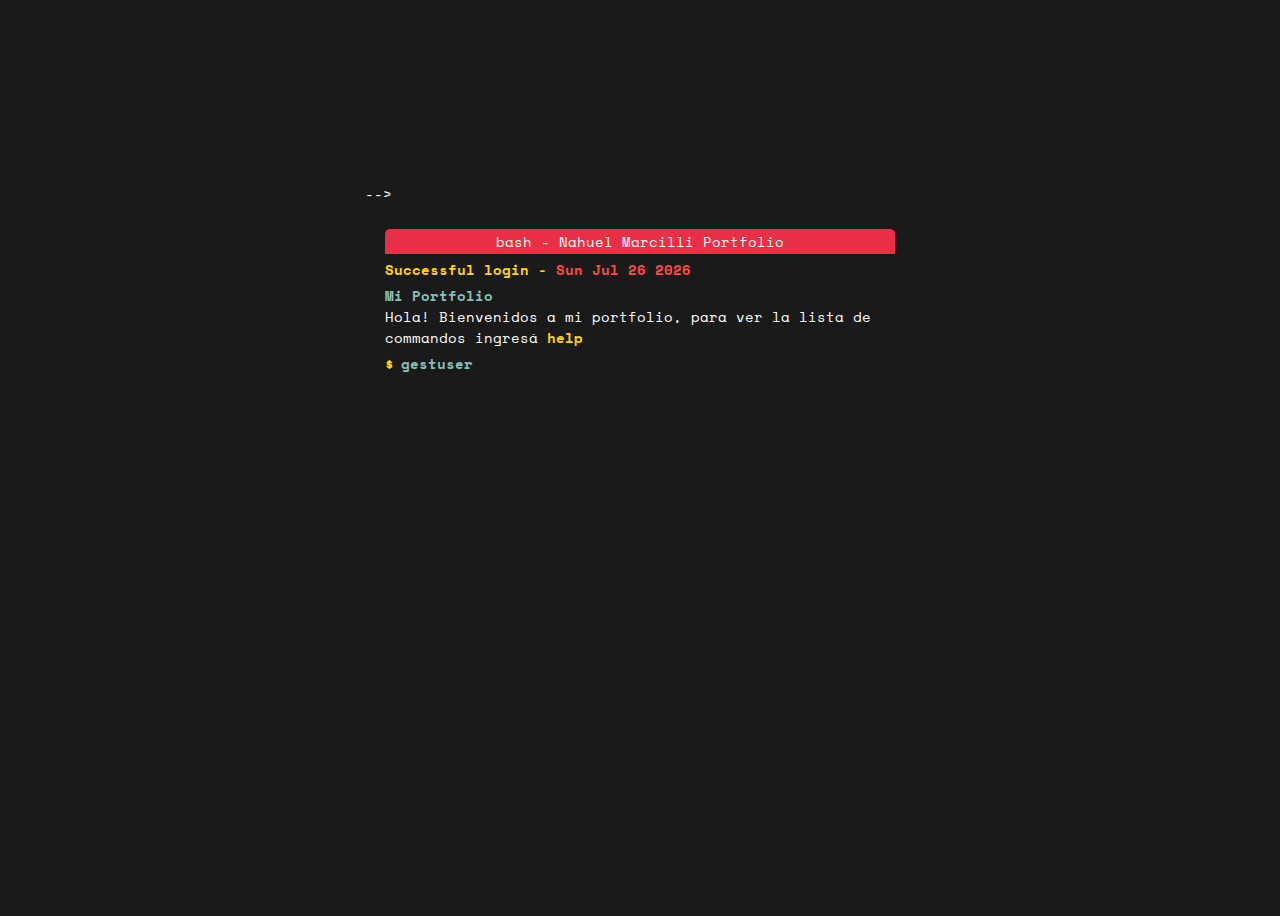
<file: console.html>
<!DOCTYPE html>

<html lang="en">

<head>
    <meta charset="UTF-8">
    <meta http-equiv="X-UA-Compatible" content="IE=edge"> 
    <!-- Incluimos la parte responsive -->
    <meta name="viewport" content="width=device-width, initial-scale=1.0">
    <!-- Enlazamos la parte de bootstrap -->
    <link href="https://cdn.jsdelivr.net/npm/bootstrap@5.3.2/dist/css/bootstrap.min.css" rel="stylesheet" integrity="sha384-T3c6CoIi6uLrA9TneNEoa7RxnatzjcDSCmG1MXxSR1GAsXEV/Dwwykc2MPK8M2HN" crossorigin="anonymous">
    <title>Portfolio terminal</title>
    <link rel="preconnect" href="https://fonts.googleapis.com">
    <link rel="preconnect" href="https://fonts.gstatic.com" crossorigin>
    <link href="https://fonts.googleapis.com/css2?family=Inter:wght@100;200;300;400;500;600;700;800;900&family=Space+Mono:wght@400;700&display=swap" rel="stylesheet">
    <link rel="stylesheet" href="styles/consoleStyles.css" />
</head>

<body>

    <main>
        
        <!-- Enlace a JS  -->
        <script src="js/consoleScript.js"  defer></script> -->

        <!-- Enlace de la parte funcional CDN Bootstrap-->
        <script src="https://cdn.jsdelivr.net/npm/@popperjs/core@2.11.8/dist/umd/popper.min.js" integrity="sha384-I7E8VVD/ismYTF4hNIPjVp/Zjvgyol6VFvRkX/vR+Vc4jQkC+hVqc2pM8ODewa9r" crossorigin="anonymous"></script>
        <script src="https://cdn.jsdelivr.net/npm/bootstrap@5.3.2/dist/js/bootstrap.min.js" integrity="sha384-BBtl+eGJRgqQAUMxJ7pMwbEyER4l1g+O15P+16Ep7Q9Q+zqX6gSbd85u4mG4QzX+" crossorigin="anonymous"></script>
        
        <div class="terminal" id="terminalWindow">
        <div class="header"> bash - Nahuel Marcilli Portfolio</div>
            <section id="terminal">

                <!-- se reemplaza la estruccuta anterior por una alerta de bootstrap -->

                <!-- <div class="command">Successful login - <span class="error" id="date"></span></div> -->

                <div class="command">
                    <div class="alert alert-success" role="alert">
                        Successful login - <span class="error" id="date"></span>
                    </div>
                </div>

                <div class="title">Mi Portfolio</div>
                Hola! Bienvenidos a mi portfolio, para ver la lista de commandos ingresá <span class="command">help</span>
            </section>
            
            <section>
                <div class="prompt">
                    <span class="command">$</span> <span class="title">gestuser</span> <input id="promtInput" />
                </div>
            </section>
            

        </div>

    </main>

    <div class="hidden" id="promptClone">
        <span class="command">$</span> <span class="title">gestuser</span> <span class="promtCloneInput"></span>
        <div class="promtCloneContent"></div>
    </div>

    <div class="hidden" id="help">
        <div class="sectionTitle">Podes ingresar cualquiera de estos comandos: </div>
        <div class="indent">
            <div>
                <span class="command">about</span>:
                <div class="indent">Sobre mi</div>
            </div>
            <div>
                <span class="command">social</span>:
                <div class="indent">Listado de mis redes sociales</div>
            </div>
            <div>
                <span class="command">skills</span>:
                <div class="indent">Las herramientas con las que trabajo</div>
            </div>
            <div>
                <span class="command">education</span>:
                <div class="indent">Todo sobre mi formación</div>
            </div>
            <div>
                <span class="command">experience</span>:
                <div class="indent">Donde trabajé hasta ahora</div>
            </div>
            <div>
                <span class="command">projects</span>:
                <div class="indent">Un listado de mis proyectos</div>
            </div>
            <div>
                <span class="command">clear</span>:
                <div class="indent">Borrar el historial de la terminal</div>
            </div>
        </div>
    </div>

    <!-- <div class="hidden" id="projects">
        
        <div class="sectionTitle">Proyectos: </div>
        <div class="indent">
            <span class="title">Proyecto 1 </span> - <a href="https://github.com/user/proyecto" target="_blank"><span class="command">Link a github</span> </a>
        </div>
        <div class="indent">
            <span class="title">Proyecto 2 </span> - <a href="https://github.com/user/proyecto" target="_blank"><span class="command">Link a github</span> </a>
        </div>
        <div class="indent">
            <span class="title">Proyecto 3 </span> - <a href="https://github.com/user/proyecto" target="_blank"><span class="command">Link a github</span> </a>
        </div>
    </div> -->

    <!-- Se reemplaza el apartado de proyecetos por un list group numerado de bootstrap -->

    <div class="hidden" id="projects">
        <div class="sectionTitle">Proyectos:</div>
        <div class="indent">
            <div class="list-group">
                <a href="https://github.com/user/proyecto1" class="list-group-item list-group-item-action" target="_blank">
                    1. Proyecto 1
                </a>
                <a href="https://github.com/user/proyecto2" class="list-group-item list-group-item-action" target="_blank">
                    2. Proyecto 2
                </a>
                <a href="https://github.com/user/proyecto3" class="list-group-item list-group-item-action" target="_blank">
                    3. Proyecto 3
                </a>
            </div>
        </div>
    </div>
    

    <div class="hidden" id="skills">
        <div class="sectionTitle">Skills: </div>
        <div class="indent">
            <div>
                <span class="command">Programacion</span>:
                <div class="indent">
                    <span class="title">Javascript</span>
                    <span class="title">CSS</span>
                    <span class="title">HTML</span>
                    <span class="title">GIT</span>
                    <span class="title">Java</span>
                    <span class="title">SQL</span>
                </div>
            </div>
            <div>
                <span class="command">Diseño</span>:
                <div class="indent">
                    <span class="title">Photoshop</span>
                    <span class="title">Canva</span>
                    <span class="title">Figma</span>
                </div>
            </div>
            <div>
                <span class="command">Idiomas</span>:
                <div class="indent">
                    <span class="title">English (Intermediate)</span>
                </div>
            </div>
        </div>
    </div>

    <div class="hidden" id="about">
        <div class="sectionTitle">Sobre mi: </div>
        <div class="indent">
            Hola! mi nombre es <span class="command">Nahuel Marcilli.</span>
            Soy estudiante de programación. Tengo gran capacidad para la resolución de problemas y participación colaborativa en equipo, con alta curva de aprendizaje y constante capacitación en el mundo IT
        </div>
    </div>

    <div class="hidden" id="experience">
        <div class="sectionTitle">Experiencia: </div>
        <div class="indent">
            <span class="title">Soporte tecnico y mantenimiento de redes</span> - <span class="command">Julio 2020 - Actualidad</span>
            <div class="indent">
            </div>
        </div>
        <div class="indent">
            <span class="title">Backend DEV - </span> - <span class="command">Marzo 2022 - Actualidad</span>
            <div class="indent">
            </div>
        </div>
    </div>
    <div class="hidden" id="social">
        <div class="sectionTitle">Redes sociales: </div>
        <div class="indent">
            <div class="list-group">
                <a href="https://github.com/marili-mn" class="list-group-item list-group-item-action" target="_blank">
                    1. Github
                </a>
                <a href="https://www.linkedin.com/in/nahuel-marcilli-6018b71a2/" class="list-group-item list-group-item-action" target="_blank">
                    2. LinkedIn
                </a>
                <a href="https://twitter.com/marili_mn" class="list-group-item list-group-item-action" target="_blank">
                    3. Twitter
                </a>
            </div>
        </div>
    </div>
    <!-- Se reemplaza el apartado de Sociales por un list group numerado de bootstrap -->
    <!-- <div class="hidden" id="social">
        <div class="sectionTitle">Redes sociales: </div>
        <div class="indent">
            <span class="title">Github</span> - <span class="command">https://github.com/marili-mn</span>
        </div>
        <div class="indent">
            <span class="title">LinkedIn</span> - <span class="command">https://www.linkedin.com/in/nahuel-marcilli-6018b71a2/</span>
        </div>
        <div class="indent">
            <span class="title">X</span> - <span class="command">https://twitter.com/marili_mn</span>
        </div>
    </div> -->

    <div class="education hidden" id="education">
        <div class="sectionTitle">Formación: </div>
        <div class="indent">
            <span class="title">UTN Facultad Regional Concordia</span> <span class="command">En curso 2021</span>
            <div class="indent">
                Tecnico superior en programacion.
            </div>
        </div>
        <div class="indent">
            <span class="title">Frontend DEV- Online</span> <span class="command">En curso</span>
            <div class="indent">
                
            </div>
        </div>
    </div>

</body>

</html>
</file>
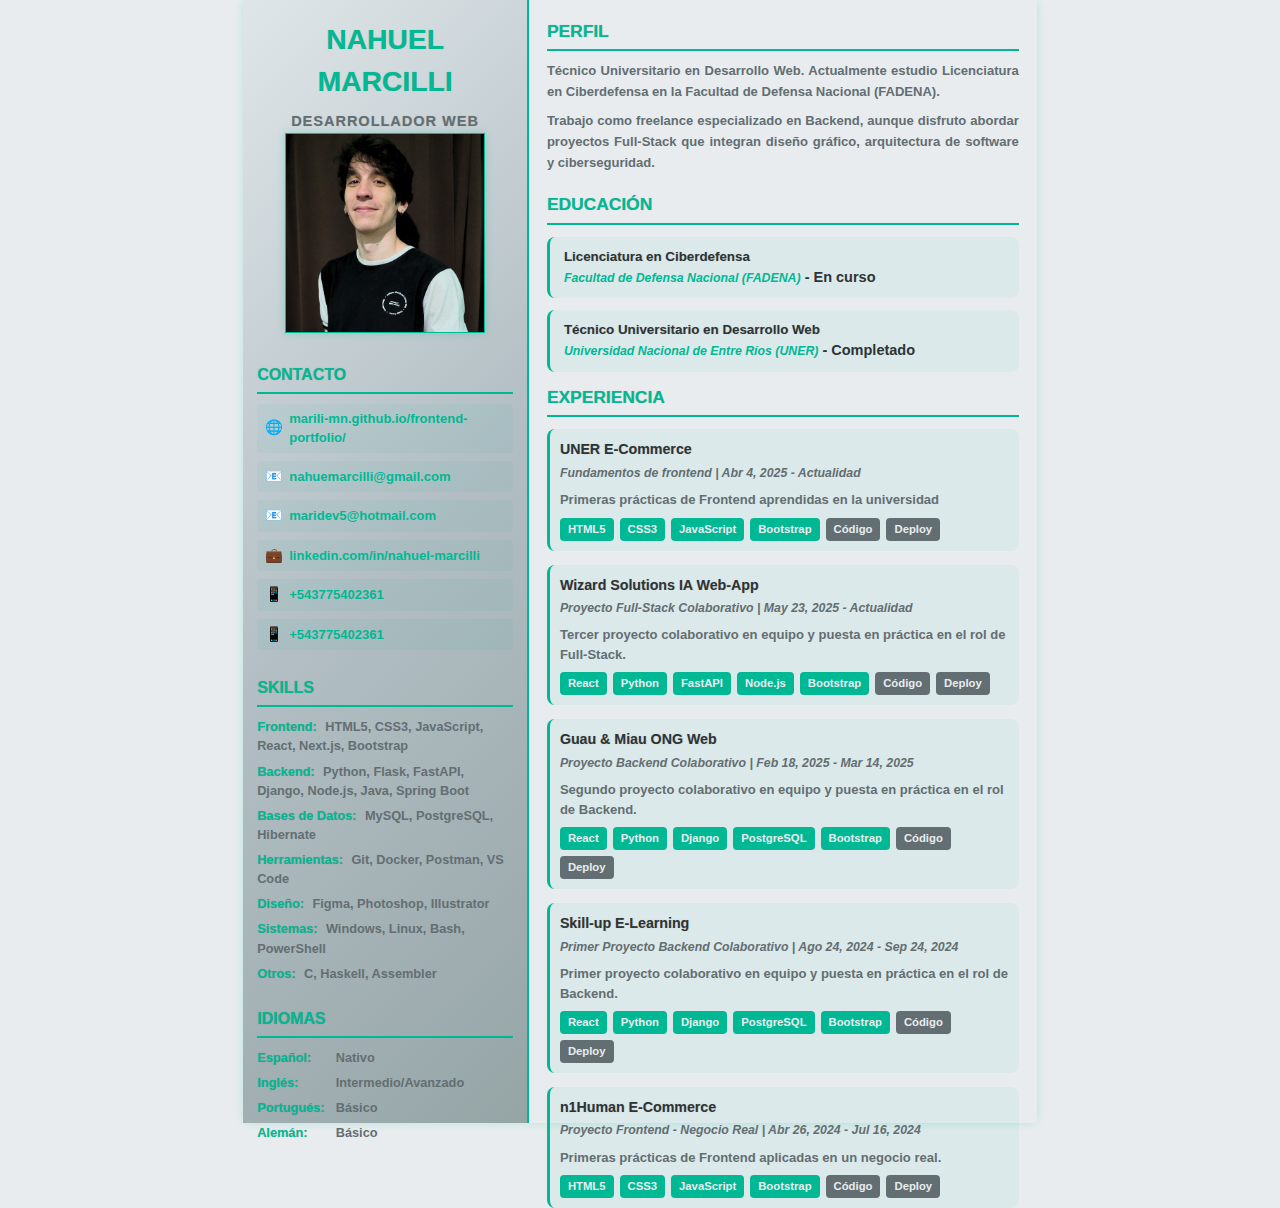
<file: assets/optimicedResumeLight.html>
<!DOCTYPE html>
<html lang="es">
<head>
    <meta charset="UTF-8">
    <meta name="viewport" content="width=device-width, initial-scale=1.0">
    <title>Nahuel Marcilli - CV</title>
    <style>
        :root {
            --clr-bg: #e8ecef; /* Soft gray background */
            --clr-fg: #2d3436; /* Dark gray for text */
            --clr-accent: #00b894; /* Grayscale-friendly green */
            --clr-fg-alt: #636e72; /* Lighter gray for secondary text */
            --radius: 8px;
        }

        * {
            margin: 0;
            padding: 0;
            box-sizing: border-box;
        }

        body {
            font-family: 'Arial', sans-serif;
            line-height: 1.5;
            color: var(--clr-fg);
            background: var(--clr-bg);
            padding: 0;
            font-size: 14.5px;
            font-weight: 600; /* Bolder text */
        }

        .cv-container {
            width: 210mm;
            height: 297mm;
            margin: 0 auto;
            background: var(--clr-bg);
            display: flex;
            box-shadow: 0 0 10px rgba(0, 184, 148, 0.2);
            border-radius: 8px;
        }

        /* Columna izquierda */
        .left-column {
            background: linear-gradient(135deg, #dfe6e9 0%, #b2bec3 50%, #95a5a6 100%);
            color: var(--clr-fg);
            width: 36%;
            padding: 18px 14px;
            display: flex;
            flex-direction: column;
            border-right: 2px solid var(--clr-accent);
        }

        .header {
            text-align: center;
            margin-bottom: 18px;
        }

        .name {
            font-size: 1.95em;
            font-weight: 700; /* Bolder */
            margin-bottom: 8px;
            color: var(--clr-accent);
            text-shadow: 0.4px 0.4px 1px rgba(0, 0, 0, 0.25);
        }

        .title {
            font-size: 1em;
            color: var(--clr-fg-alt);
            font-weight: 600;
            letter-spacing: 1px;
            text-transform: uppercase;
            text-shadow: 0.4px 0.4px 1px rgba(0, 0, 0, 0.2);
        }

        .section {
            margin-bottom: 18px;
        }

        .section-title {
            font-size: 1.1em;
            font-weight: 700; /* Bolder */
            color: var(--clr-accent);
            text-transform: uppercase;
            margin-bottom: 10px;
            padding-bottom: 5px;
            border-bottom: 2px solid var(--clr-accent);
            text-shadow: 0.4px 0.4px 1px rgba(0, 0, 0, 0.25);
        }

        .contact-info {
            list-style: none;
        }

        .contact-info li {
            margin-bottom: 8px;
            font-size: 0.9em;
            word-break: break-word;
            color: var(--clr-fg-alt);
            background: rgba(0, 184, 148, 0.05);
            padding: 5px 8px;
            border-radius: 4px;
            display: flex;
            align-items: center;
        }

        .contact-info li::before {
            content: '';
            font-size: 1.1em;
            margin-right: 6px;
            color: var(--clr-accent);
        }

        .contact-info li:nth-child(1)::before { content: '🌐'; }
        .contact-info li:nth-child(2)::before { content: '📧'; }
        .contact-info li:nth-child(3)::before { content: '📧'; }
        .contact-info li:nth-child(4)::before { content: '💼'; }
        .contact-info li:nth-child(5)::before { content: '📱'; }
        .contact-info li:nth-child(6)::before { content: '📱'; }

        .contact-info a {
            color: var(--clr-accent);
            text-decoration: none;
            transition: color 0.2s, transform 0.2s;
        }

        .contact-info a:hover {
            color: #008c6a;
            transform: scale(1.02);
        }

        .skills-list {
            list-style: none;
        }

        .skills-list li {
            margin-bottom: 6px;
            font-size: 0.88em;
            color: var(--clr-fg-alt);
        }

        .skill-category {
            font-weight: 700; /* Bolder */
            color: var(--clr-accent);
            display: inline-block;
            margin-right: 5px;
            text-shadow: 0.4px 0.4px 1px rgba(0, 0, 0, 0.2);
        }

        .languages p {
            margin-bottom: 6px;
            font-size: 0.88em;
            color: var(--clr-fg-alt);
        }

        .language-name {
            font-weight: 700; /* Bolder */
            color: var(--clr-accent);
            display: inline-block;
            min-width: 75px;
            text-shadow: 0.4px 0.4px 1px rgba(0, 0, 0, 0.2);
        }

        /* Columna derecha */
        .right-column {
            width: 64%;
            padding: 18px 18px;
            background: var(--clr-bg);
        }

        .profile {
            margin-bottom: 18px;
        }

        .profile h2 {
            color: var(--clr-accent);
            font-size: 1.2em;
            margin-bottom: 10px;
            text-transform: uppercase;
            border-bottom: 2px solid var(--clr-accent);
            padding-bottom: 5px;
            text-shadow: 0.4px 0.4px 1px rgba(0, 0, 0, 0.25);
            font-weight: 700; /* Bolder */
        }

        .profile p {
            text-align: justify;
            line-height: 1.6;
            color: var(--clr-fg-alt);
            font-size: 0.9em;
            margin-bottom: 8px;
            font-weight: 600;
        }

        .experience {
            margin-bottom: 18px;
        }

        .experience h2 {
            color: var(--clr-accent);
            font-size: 1.2em;
            margin-bottom: 12px;
            text-transform: uppercase;
            border-bottom: 2px solid var(--clr-accent);
            padding-bottom: 5px;
            text-shadow: 0.4px 0.4px 1px rgba(0, 0, 0, 0.25);
            font-weight: 700; /* Bolder */
        }

        .job {
            margin-bottom: 14px;
            background: rgba(0, 184, 148, 0.05);
            padding: 10px;
            border-radius: var(--radius);
            border-left: 3px solid var(--clr-accent);
        }

        .job-header {
            margin-bottom: 8px;
        }

        .job-title {
            font-size: 0.98em;
            font-weight: 700; /* Bolder */
            color: var(--clr-fg);
            margin-bottom: 3px;
            text-shadow: 0.4px 0.4px 1px rgba(0, 0, 0, 0.2);
        }

        .company-date {
            color: var(--clr-fg-alt);
            font-size: 0.85em;
            font-style: italic;
            font-weight: 600;
        }

        .job-description {
            color: var(--clr-fg-alt);
            margin-bottom: 8px;
            line-height: 1.5;
            font-size: 0.9em;
            font-weight: 600; /* Bolder */
        }

        .stack-tech {
            display: flex;
            flex-wrap: wrap;
            gap: 6px;
            margin-top: 8px;
        }

        .tech-badge {
            background: var(--clr-accent);
            color: var(--clr-bg);
            padding: 3px 8px;
            border-radius: 4px;
            font-size: 0.78em;
            font-weight: 700; /* Bolder */
            text-decoration: none;
        }

        .tech-badge.link {
            background: var(--clr-fg-alt);
            color: var(--clr-bg);
            transition: background 0.2s, transform 0.2s;
        }

        .tech-badge.link:hover {
            background: #008c6a;
            color: var(--clr-bg);
            transform: scale(1.02);
        }

        .education h2 {
            color: var(--clr-accent);
            font-size: 1.2em;
            margin-bottom: 12px;
            text-transform: uppercase;
            border-bottom: 2px solid var(--clr-accent);
            padding-bottom: 5px;
            text-shadow: 0.4px 0.4px 1px rgba(0, 0, 0, 0.25);
            font-weight: 700; /* Bolder */
        }

        .education-item {
            margin-bottom: 12px;
            background: rgba(0, 184, 148, 0.05);
            padding: 10px 14px;
            border-radius: var(--radius);
            border-left: 3px solid var(--clr-accent);
        }

        .degree {
            font-weight: 700; /* Bolder */
            color: var(--clr-fg);
            font-size: 0.92em;
            text-shadow: 0.4px 0.4px 1px rgba(0, 0, 0, 0.2);
        }

        .institution a {
            color: var(--clr-accent);
            text-decoration: none;
            font-size: 0.85em;
            font-style: italic;
            font-weight: 600;
            transition: color 0.2s, transform 0.2s;
        }

        .institution a:hover {
            color: #008c6a;
            transform: scale(1.02);
        }

        .profile-pic {
            width: 200px;
            height: 200px;
            margin: 0 auto 12px;
            overflow: hidden;
            border-radius: 0%;
            border: 1.5px solid var(--clr-accent);
            box-shadow: 0 0 8px rgba(0, 184, 148, 0.3);
        }

        .profile-pic img {
            width: 200px;
            height: auto;
            object-fit: cover;
            object-position: center top;
            display: block;
        }

        /* Estilos para impresión */
        @media print {
            body {
                background: var(--clr-bg);
                padding: 0;
                font-size: 13.5px;
            }
            
            .cv-container {
                width: 100%;
                height: 100%;
                margin: 0;
                box-shadow: none;
                border-radius: 0;
            }
            
            .left-column {
                -webkit-print-color-adjust: exact;
                print-color-adjust: exact;
                padding: 14px 12px;
            }
            
            .right-column {
                padding: 14px;
            }
            
            .job, .education-item {
                padding: 8px;
                margin-bottom: 10px;
            }
            
            .job-description {
                font-size: 0.88em;
            }

            .contact-info li {
                background: none; /* Remove background for print */
            }

            .contact-info a, .institution a, .tech-badge.link {
                text-decoration: none;
                color: var(--clr-accent);
            }

            .name, .section-title, .profile h2, .experience h2, .job-title, .degree, .skill-category, .language-name {
                text-shadow: none;
            }
        }

        @page {
            size: A4;
            margin: 0;
        }
    </style>
</head>
<body>
    <div class="cv-container">
        <!-- Columna Izquierda -->
        <div class="left-column">
            <div class="header">
                <h1 class="name">NAHUEL MARCILLI</h1>
                <p class="title">DESARROLLADOR WEB</p>
                <div class="profile-pic">
                    <img src="5.jpg" alt="Foto de perfil">
                </div>
            </div>

            <div class="section">
                <h3 class="section-title">Contacto</h3>
                <ul class="contact-info">
                    <li><a href="https://marili-mn.github.io/frontend-portfolio/" target="_blank">marili-mn.github.io/frontend-portfolio/</a></li>
                    <li><a href="mailto:nahuemarcilli@gmail.com">nahuemarcilli@gmail.com</a></li>
                    <li><a href="mailto:maridev5@hotmail.com">maridev5@hotmail.com</a></li>
                    <li><a href="https://linkedin.com/in/nahuel-marcilli" target="_blank">linkedin.com/in/nahuel-marcilli</a></li>
                    <li><a href="tel:+543775402361">+543775402361</a></li>
                    <li><a href="https://wa.me/+543775402361" target="_blank">+543775402361</a></li>
                </ul>
            </div>

            <div class="section">
                <h3 class="section-title">Skills</h3>
                <ul class="skills-list">
                    <li><span class="skill-category">Frontend:</span> HTML5, CSS3, JavaScript, React, Next.js, Bootstrap</li>
                    <li><span class="skill-category">Backend:</span> Python, Flask, FastAPI, Django, Node.js, Java, Spring Boot</li>
                    <li><span class="skill-category">Bases de Datos:</span> MySQL, PostgreSQL, Hibernate</li>
                    <li><span class="skill-category">Herramientas:</span> Git, Docker, Postman, VS Code</li>
                    <li><span class="skill-category">Diseño:</span> Figma, Photoshop, Illustrator</li>
                    <li><span class="skill-category">Sistemas:</span> Windows, Linux, Bash, PowerShell</li>
                    <li><span class="skill-category">Otros:</span> C, Haskell, Assembler</li>
                </ul>
            </div>

            <div class="section">
                <h3 class="section-title">Idiomas</h3>
                <div class="languages">
                    <p><span class="language-name">Español:</span> Nativo</p>
                    <p><span class="language-name">Inglés:</span> Intermedio/Avanzado</p>
                    <p><span class="language-name">Portugués:</span> Básico</p>
                    <p><span class="language-name">Alemán:</span> Básico</p>
                </div>
            </div>
        </div>

        <!-- Columna Derecha -->
        <div class="right-column">
            <div class="profile">
                <h2>Perfil</h2>
                <p>Técnico Universitario en Desarrollo Web. Actualmente estudio Licenciatura en Ciberdefensa en la Facultad de Defensa Nacional (FADENA).</p>
                <p>Trabajo como freelance especializado en Backend, aunque disfruto abordar proyectos Full-Stack que integran diseño gráfico, arquitectura de software y ciberseguridad.</p>
            </div>

            <div class="education">
                <h2>Educación</h2>
                <div class="education-item">
                    <div class="degree">Licenciatura en Ciberdefensa</div>
                    <div class="institution"><a href="https://www.undef.edu.ar/" target="_blank">Facultad de Defensa Nacional (FADENA)</a> - En curso</div>
                </div>
                <div class="education-item">
                    <div class="degree">Técnico Universitario en Desarrollo Web</div>
                    <div class="institution"><a href="https://www.fcad.uner.edu.ar/tecnicatura-universitaria-en-desarrollo-web/" target="_blank">Universidad Nacional de Entre Ríos (UNER)</a> - Completado</div>
                </div>
            </div>

            <div class="experience">
                <h2>Experiencia</h2>

                <div class="job">
                    <div class="job-header">
                        <div class="job-title">UNER E-Commerce</div>
                        <div class="company-date">Fundamentos de frontend | Abr 4, 2025 - Actualidad</div>
                    </div>
                    <p class="job-description">Primeras prácticas de Frontend aprendidas en la universidad</p>
                    <div class="stack-tech">
                        <span class="tech-badge">HTML5</span>
                        <span class="tech-badge">CSS3</span>
                        <span class="tech-badge">JavaScript</span>
                        <span class="tech-badge">Bootstrap</span>
                        <a href="https://github.com/marili-mn/introDevWebUNER" target="_blank" class="tech-badge link">Código</a>
                        <a href="https://marili-mn.github.io/introDevWebUNER/" target="_blank" class="tech-badge link">Deploy</a>
                    </div>
                </div>

                <div class="job">
                    <div class="job-header">
                        <div class="job-title">Wizard Solutions IA Web-App</div>
                        <div class="company-date">Proyecto Full-Stack Colaborativo | May 23, 2025 - Actualidad</div>
                    </div>
                    <p class="job-description">Tercer proyecto colaborativo en equipo y puesta en práctica en el rol de Full-Stack.</p>
                    <div class="stack-tech">
                        <span class="tech-badge">React</span>
                        <span class="tech-badge">Python</span>
                        <span class="tech-badge">FastAPI</span>
                        <span class="tech-badge">Node.js</span>
                        <span class="tech-badge">Bootstrap</span>
                        <a href="https://github.com/joseorteha/ClickMail" target="_blank" class="tech-badge link">Código</a>
                        <a href="https://click-mail.netlify.app/" target="_blank" class="tech-badge link">Deploy</a>
                    </div>
                </div>

                <div class="job">
                    <div class="job-header">
                        <div class="job-title">Guau & Miau ONG Web</div>
                        <div class="company-date">Proyecto Backend Colaborativo | Feb 18, 2025 - Mar 14, 2025</div>
                    </div>
                    <p class="job-description">Segundo proyecto colaborativo en equipo y puesta en práctica en el rol de Backend.</p>
                    <div class="stack-tech">
                        <span class="tech-badge">React</span>
                        <span class="tech-badge">Python</span>
                        <span class="tech-badge">Django</span>
                        <span class="tech-badge">PostgreSQL</span>
                        <span class="tech-badge">Bootstrap</span>
                        <a href="https://github.com/No-Country-simulation/c24-22-m-webapp" target="_blank" class="tech-badge link">Código</a>
                        <a href="https://astonishing-hamster-6268c8.netlify.app/" target="_blank" class="tech-badge link">Deploy</a>
                    </div>
                </div>

                <div class="job">
                    <div class="job-header">
                        <div class="job-title">Skill-up E-Learning</div>
                        <div class="company-date">Primer Proyecto Backend Colaborativo | Ago 24, 2024 - Sep 24, 2024</div>
                    </div>
                    <p class="job-description">Primer proyecto colaborativo en equipo y puesta en práctica en el rol de Backend.</p>
                    <div class="stack-tech">
                        <span class="tech-badge">React</span>
                        <span class="tech-badge">Python</span>
                        <span class="tech-badge">Django</span>
                        <span class="tech-badge">PostgreSQL</span>
                        <span class="tech-badge">Bootstrap</span>
                        <a href="https://github.com/No-Country-simulation/c20-14-m-python-react" target="_blank" class="tech-badge link">Código</a>
                        <a href="https://skillup-client.vercel.app/" target="_blank" class="tech-badge link">Deploy</a>
                    </div>
                </div>

                <div class="job">
                    <div class="job-header">
                        <div class="job-title">n1Human E-Commerce</div>
                        <div class="company-date">Proyecto Frontend - Negocio Real | Abr 26, 2024 - Jul 16, 2024</div>
                    </div>
                    <p class="job-description">Primeras prácticas de Frontend aplicadas en un negocio real.</p>
                    <div class="stack-tech">
                        <span class="tech-badge">HTML5</span>
                        <span class="tech-badge">CSS3</span>
                        <span class="tech-badge">JavaScript</span>
                        <span class="tech-badge">Bootstrap</span>
                        <a href="https://github.com/marili-mn/n1human-eCommerce" target="_blank" class="tech-badge link">Código</a>
                        <a href="https://n1human.netlify.app/" target="_blank" class="tech-badge link">Deploy</a>
                    </div>
                </div>
            </div>
        </div>
    </div>
</body>
</html>
</file>
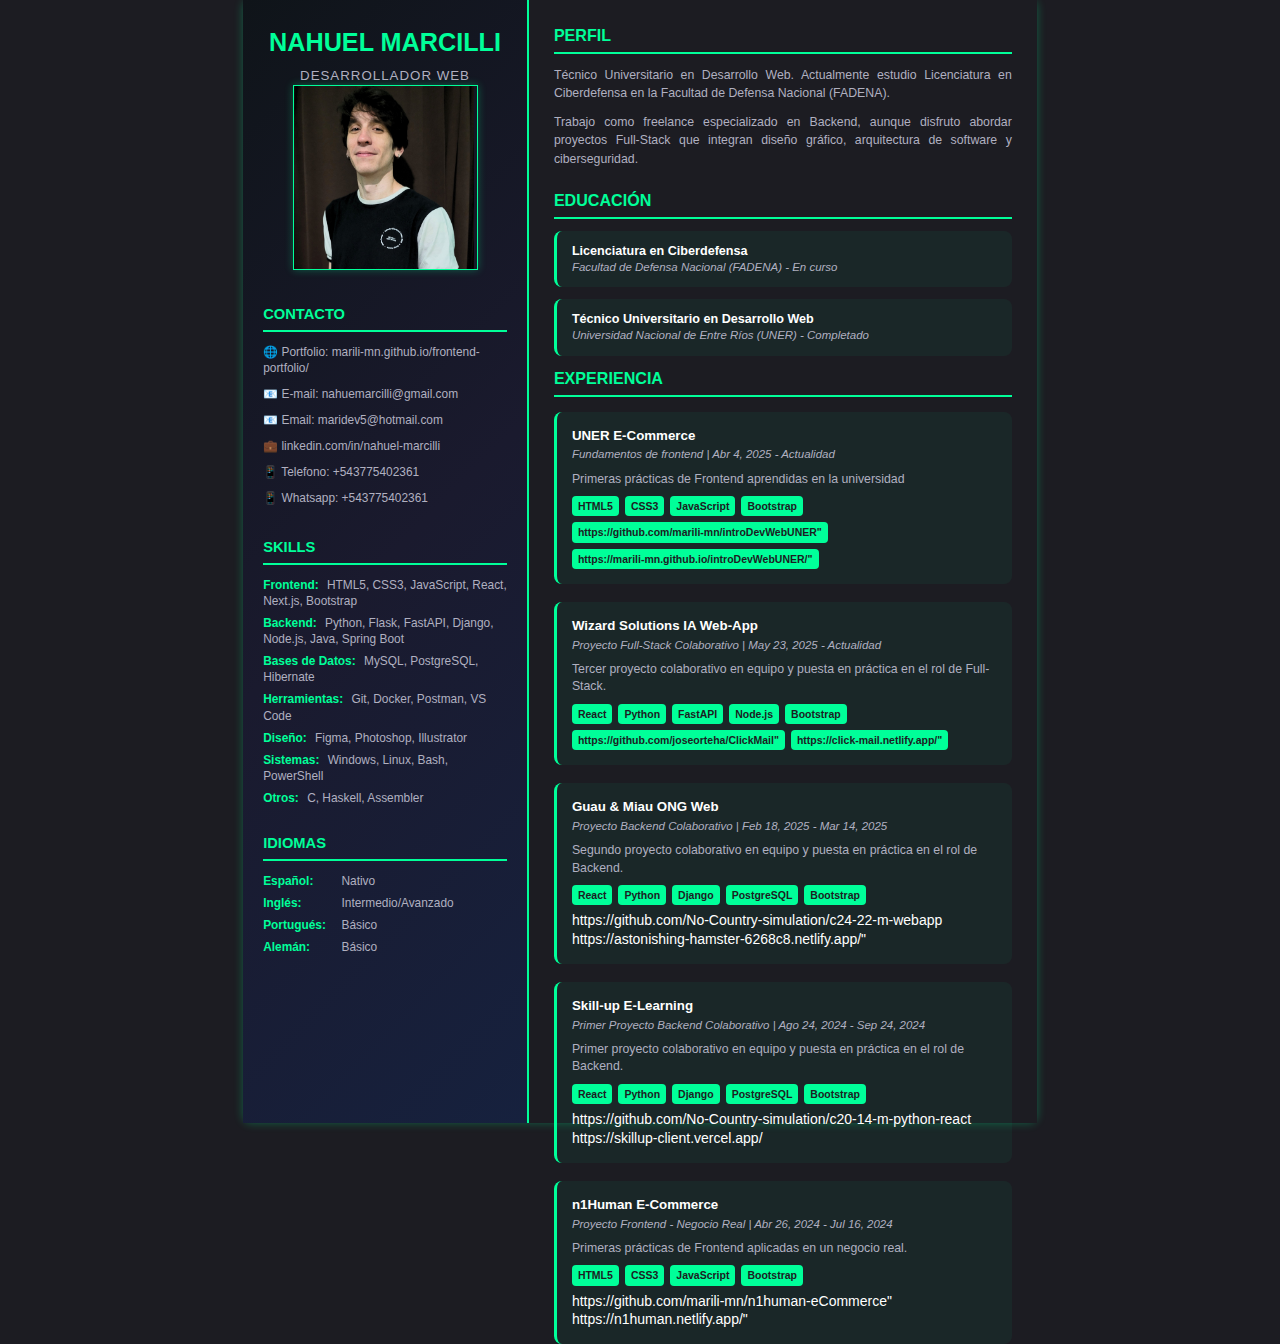
<file: assets/riseResumeFromScratch.html>
<!DOCTYPE html>
<html lang="es">
<head>
    <meta charset="UTF-8">
    <meta name="viewport" content="width=device-width, initial-scale=1.0">
    <title>Nahuel Marcilli - CV</title>
    <style>
        :root {
            --clr-bg: #1c1c22;
            --clr-fg: #ffffff;
            --clr-accent: #00ff99;
            --clr-fg-alt: #b0b0c0;
            --radius: 8px;
        }

        * {
            margin: 0;
            padding: 0;
            box-sizing: border-box;
        }

        body {
            font-family: 'Arial', sans-serif;
            line-height: 1.35;
            color: var(--clr-fg);
            background: var(--clr-bg);
            padding: 0;
            font-size: 14px;
        }

        .cv-container {
            width: 210mm;
            height: 297mm;
            margin: 0 auto;
            background: var(--clr-bg);
            display: flex;
            box-shadow: 0 0 10px rgba(0, 255, 153, 0.3);
            border-radius: 8px;
        }

        /* Columna izquierda */
        .left-column {
            background: linear-gradient(135deg, #0f1419 0%, #1a1a2e 50%, #16213e 100%);
            color: var(--clr-fg);
            width: 36%;
            padding: 25px 20px;
            display: flex;
            flex-direction: column;
            border-right: 2px solid var(--clr-accent);
        }

        .header {
            text-align: center;
            margin-bottom: 25px;
        }

        .name {
            font-size: 1.8em;
            font-weight: bold;
            margin-bottom: 8px;
            color: var(--clr-accent);
        }

        .title {
            font-size: 0.95em;
            color: var(--clr-fg-alt);
            font-weight: 300;
            letter-spacing: 1px;
            text-transform: uppercase;
        }

        .section {
            margin-bottom: 22px;
        }

        .section-title {
            font-size: 1.05em;
            font-weight: bold;
            color: var(--clr-accent);
            text-transform: uppercase;
            margin-bottom: 12px;
            padding-bottom: 5px;
            border-bottom: 2px solid var(--clr-accent);
        }

        .contact-info {
            list-style: none;
        }

        .contact-info li {
            margin-bottom: 10px;
            font-size: 0.85em;
            word-break: break-word;
            color: var(--clr-fg-alt);
        }

        .skills-list {
            list-style: none;
        }

        .skills-list li {
            margin-bottom: 6px;
            font-size: 0.85em;
            color: var(--clr-fg-alt);
        }

        .skill-category {
            font-weight: bold;
            color: var(--clr-accent);
            display: inline-block;
            margin-right: 5px;
        }

        .languages p {
            margin-bottom: 6px;
            font-size: 0.85em;
            color: var(--clr-fg-alt);
        }

        .language-name {
            font-weight: bold;
            color: var(--clr-accent);
            display: inline-block;
            min-width: 75px;
        }

        /* Columna derecha */
        .right-column {
            width: 64%;
            padding: 25px 25px;
            background: var(--clr-bg);
        }

        .profile {
            margin-bottom: 22px;
        }

        .profile h2 {
            color: var(--clr-accent);
            font-size: 1.15em;
            margin-bottom: 12px;
            text-transform: uppercase;
            border-bottom: 2px solid var(--clr-accent);
            padding-bottom: 5px;
        }

        .profile p {
            text-align: justify;
            line-height: 1.5;
            color: var(--clr-fg-alt);
            font-size: 0.88em;
            margin-bottom: 10px;
        }

        .experience {
            margin-bottom: 22px;
        }

        .experience h2 {
            color: var(--clr-accent);
            font-size: 1.15em;
            margin-bottom: 15px;
            text-transform: uppercase;
            border-bottom: 2px solid var(--clr-accent);
            padding-bottom: 5px;
        }

        .job {
            margin-bottom: 18px;
            background: rgba(0, 255, 153, 0.05);
            padding: 15px;
            border-radius: var(--radius);
            border-left: 3px solid var(--clr-accent);
        }

        .job-header {
            margin-bottom: 8px;
        }

        .job-title {
            font-size: 0.95em;
            font-weight: bold;
            color: var(--clr-fg);
            margin-bottom: 3px;
        }

        .company-date {
            color: var(--clr-fg-alt);
            font-size: 0.82em;
            font-style: italic;
        }

        .job-description {
            color: var(--clr-fg-alt);
            margin-bottom: 8px;
            line-height: 1.4;
            font-size: 0.88em;
        }

        .stack-tech {
            display: flex;
            flex-wrap: wrap;
            gap: 6px;
            margin-top: 8px;
        }

        .tech-badge {
            background: var(--clr-accent);
            color: var(--clr-bg);
            padding: 3px 6px;
            border-radius: 4px;
            font-size: 0.75em;
            font-weight: bold;
        }

        .education h2 {
            color: var(--clr-accent);
            font-size: 1.15em;
            margin-bottom: 12px;
            text-transform: uppercase;
            border-bottom: 2px solid var(--clr-accent);
            padding-bottom: 5px;
        }

        .education-item {
            margin-bottom: 12px;
            background: rgba(0, 255, 153, 0.05);
            padding: 12px 15px;
            border-radius: var(--radius);
            border-left: 3px solid var(--clr-accent);
        }

        .degree {
            font-weight: bold;
            color: var(--clr-fg);
            font-size: 0.9em;
        }

        .institution {
            color: var(--clr-fg-alt);
            font-size: 0.82em;
            font-style: italic;
        }

        .profile-pic {
  width: 185px;
  height: 185px;
  margin: 0 auto 10px;
  overflow: hidden;
  border-radius: 0%;
  border: 1px solid var(--clr-accent); /* opcional: le da marco con tu color */
  box-shadow: 0 0 8px rgba(0, 255, 153, 0.3); /* opcional */
}

.profile-pic img {
  width: 180px; /* más grande que el contenedor para dar zoom */
  height: auto;
  object-fit: cover;
  object-position: center top; /* podés ajustar esto según cómo querés que se vea tu cara */
  display: block;
}

        /* Estilos para impresión */
        @media print {
            body {
                background: var(--clr-bg);
                padding: 0;
                font-size: 13px;
            }
            
            .cv-container {
                width: 100%;
                height: 100%;
                margin: 0;
                box-shadow: none;
                border-radius: 0;
            }
            
            .left-column {
                -webkit-print-color-adjust: exact;
                print-color-adjust: exact;
                padding: 20px 15px;
            }
            
            .right-column {
                padding: 20px;
            }
            
            .job, .education-item {
                padding: 12px;
                margin-bottom: 15px;
            }
            
            .job-description {
                font-size: 0.85em;
            }
        }

        @page {
            size: A4;
            margin: 0;
        }
    </style>
</head>
<body>
    <div class="cv-container">
        <!-- Columna Izquierda -->
        <div class="left-column">
            <div class="header">
                <h1 class="name">NAHUEL MARCILLI</h1>
                <p class="title">DESARROLLADOR WEB</p>
                <div class="profile-pic">
                    <img src="5.jpg" alt="Foto de perfil">
                  </div>
            </div>

            <div class="section">
                <h3 class="section-title">Contacto</h3>
                <ul class="contact-info">
                    <li>🌐 Portfolio: marili-mn.github.io/frontend-portfolio/</li>
                    <li>📧 E-mail: nahuemarcilli@gmail.com</li>
                    <li>📧 Email: maridev5@hotmail.com</li>
                    <li>💼 linkedin.com/in/nahuel-marcilli</li>
                    <li>📱 Telefono: +543775402361</li>
                    <li>📱 Whatsapp: +543775402361</li>
                </ul>
            </div>

            <div class="section">
                <h3 class="section-title">Skills</h3>
                <ul class="skills-list">
                    <li><span class="skill-category">Frontend:</span> HTML5, CSS3, JavaScript, React, Next.js, Bootstrap</li>
                    <li><span class="skill-category">Backend:</span> Python, Flask, FastAPI, Django, Node.js, Java, Spring Boot</li>
                    <li><span class="skill-category">Bases de Datos:</span> MySQL, PostgreSQL, Hibernate</li>
                    <li><span class="skill-category">Herramientas:</span> Git, Docker, Postman, VS Code</li>
                    <li><span class="skill-category">Diseño:</span> Figma, Photoshop, Illustrator</li>
                    <li><span class="skill-category">Sistemas:</span> Windows, Linux, Bash, PowerShell</li>
                    <li><span class="skill-category">Otros:</span> C, Haskell, Assembler</li>
                </ul>
            </div>

            <div class="section">
                <h3 class="section-title">Idiomas</h3>
                <div class="languages">
                    <p><span class="language-name">Español:</span> Nativo</p>
                    <p><span class="language-name">Inglés:</span> Intermedio/Avanzado</p>
                    <p><span class="language-name">Portugués:</span> Básico</p>
                    <p><span class="language-name">Alemán:</span> Básico</p>
                </div>
            </div>
        </div>

        <!-- Columna Derecha -->
        <div class="right-column">
            <div class="profile">
                <h2>Perfil</h2>
                <p>Técnico Universitario en Desarrollo Web. Actualmente estudio Licenciatura en Ciberdefensa en la Facultad de Defensa Nacional (FADENA).</p>
                <p>Trabajo como freelance especializado en Backend, aunque disfruto abordar proyectos Full-Stack que integran diseño gráfico, arquitectura de software y ciberseguridad.</p>
            </div>

            <div class="education">
                <h2>Educación</h2>
                <div class="education-item">
                    <div class="degree">Licenciatura en Ciberdefensa</div>
                    <div class="institution">Facultad de Defensa Nacional (FADENA) - En curso</div>
                </div>
                <div class="education-item">
                    <div class="degree">Técnico Universitario en Desarrollo Web</div>
                    <div class="institution">Universidad Nacional de Entre Ríos (UNER) - Completado</div>
                </div>
            </div>

            <div class="experience">
                <h2>Experiencia</h2>

                <div class="job">
                    <div class="job-header">
                        <div class="job-title">UNER E-Commerce</div>
                        <div class="company-date">Fundamentos de frontend | Abr 4, 2025 - Actualidad</div>
                    </div>
                    <p class="job-description">Primeras prácticas de Frontend aprendidas en la universidad</p>
                    <div class="stack-tech">
                        <span class="tech-badge">HTML5</span>
                        <span class="tech-badge">CSS3</span>
                        <span class="tech-badge">JavaScript</span>
                        <span class="tech-badge">Bootstrap</span>
                        <span class="tech-badge">https://github.com/marili-mn/introDevWebUNER" </span> 
                        <span class="tech-badge">https://marili-mn.github.io/introDevWebUNER/" </span>   
                        </span>
                    </div>
                </div>
                
                <div class="job">
                    <div class="job-header">
                        <div class="job-title">Wizard Solutions IA Web-App</div>
                        <div class="company-date">Proyecto Full-Stack Colaborativo | May 23, 2025 - Actualidad</div>
                    </div>
                    <p class="job-description">Tercer proyecto colaborativo en equipo y puesta en práctica en el rol de Full-Stack.</p>
                    <div class="stack-tech">
                        <span class="tech-badge">React</span>
                        <span class="tech-badge">Python</span>
                        <span class="tech-badge">FastAPI</span>
                        <span class="tech-badge">Node.js</span>
                        <span class="tech-badge">Bootstrap</span>
                        <span class="tech-badge">https://github.com/joseorteha/ClickMail" </span> 
                        <span class="tech-badge">https://click-mail.netlify.app/" </span>   
                      
                    </div>
                </div>

                <div class="job">
                    <div class="job-header">
                        <div class="job-title">Guau & Miau ONG Web</div>
                        <div class="company-date">Proyecto Backend Colaborativo | Feb 18, 2025 - Mar 14, 2025</div>
                    </div>
                    <p class="job-description">Segundo proyecto colaborativo en equipo y puesta en práctica en el rol de Backend.</p>
                    <div class="stack-tech">
                        <span class="tech-badge">React</span>
                        <span class="tech-badge">Python</span>
                        <span class="tech-badge">Django</span>
                        <span class="tech-badge">PostgreSQL</span>
                        <span class="tech-badge">Bootstrap</span>

                        https://github.com/No-Country-simulation/c24-22-m-webapp
                        https://astonishing-hamster-6268c8.netlify.app/"
                    </div>
                </div>

                <div class="job">
                    <div class="job-header">
                        <div class="job-title">Skill-up E-Learning</div>
                        <div class="company-date">Primer Proyecto Backend Colaborativo | Ago 24, 2024 - Sep 24, 2024</div>
                    </div>
                    <p class="job-description">Primer proyecto colaborativo en equipo y puesta en práctica en el rol de Backend.</p>
                    <div class="stack-tech">
                        <span class="tech-badge">React</span>
                        <span class="tech-badge">Python</span>
                        <span class="tech-badge">Django</span>
                        <span class="tech-badge">PostgreSQL</span>
                        <span class="tech-badge">Bootstrap</span>
                        https://github.com/No-Country-simulation/c20-14-m-python-react
                        https://skillup-client.vercel.app/
                    </div>
                </div>

                <div class="job">
                    <div class="job-header">
                        <div class="job-title">n1Human E-Commerce</div>
                        <div class="company-date">Proyecto Frontend - Negocio Real | Abr 26, 2024 - Jul 16, 2024</div>
                    </div>
                    <p class="job-description">Primeras prácticas de Frontend aplicadas en un negocio real.</p>
                    <div class="stack-tech">
                        <span class="tech-badge">HTML5</span>
                        <span class="tech-badge">CSS3</span>
                        <span class="tech-badge">JavaScript</span>
                        <span class="tech-badge">Bootstrap</span>
                        https://github.com/marili-mn/n1human-eCommerce"
                        https://n1human.netlify.app/"
                    </div>
                </div>
            </div>

        </div>
    </div>
</body>
</html>
</file>
<file: styles/consoleStyles.css>
:root {
  --gray: #b0b0b0; /* Gris más claro */
  --background: #1a1a1a; /* Negro profundo */
  --header: #e92f45; /* Rojo neón */
  --text: #ffffff; /* Blanco */
  --title: #86c1b9; /* Verde azulado */
  --command: #ffd700; /* Amarillo brillante */
  --error: #ff4a4a; /* Rojo fuerte */
}

body {
  display: grid;
  place-items: center;
  background-color: var(--background);
  color: var(--text);
  font-family: 'Space Mono', monospace;
  font-size: 14px;
  height: 100vh;
}

main {
  height: 550px;
  width: 550px;
  max-width: 550px;
}

.terminal {
  background-color: var(--background);
  color: var(--text);
  padding: 20px;
  border-bottom-left-radius: 5px;
  border-bottom-right-radius: 5px;
  overflow: scroll;
  height: 100%;
}

.terminal div {
  margin-top: 5px;
}

.header {
  padding: 0 20px;
  height: 25px;
  margin: 0;
  background-color: var(--header);
  border-top-left-radius: 5px;
  border-top-right-radius: 5px;
  display: grid;
  place-items: center;
  overflow: hidden;
}

.prompt {
  display: grid;
  grid-template-columns: auto auto 1fr;
  column-gap: 7px;
}

input {
  background-color: var(--background);
  color: var(--text);
  font-size: 14px;
  font-family: 'Space Mono', monospace;
  border: none;
}

input:focus {
  outline: none;
}

.sectionTitle {
  font-size: 24px;
  font-weight: 600;
}

.title {
  color: var(--title);
  font-weight: 600;
}

.error {
  color: var(--error);
  font-weight: 600;
}

.command {
  color: var(--command);
  font-weight: 600;
}

.indent {
  margin-left: 5px;
}

.hidden {
  display: none;
}

@media (max-width: 750px) {
  main {
    width: 100%;
  }
}
</file>
